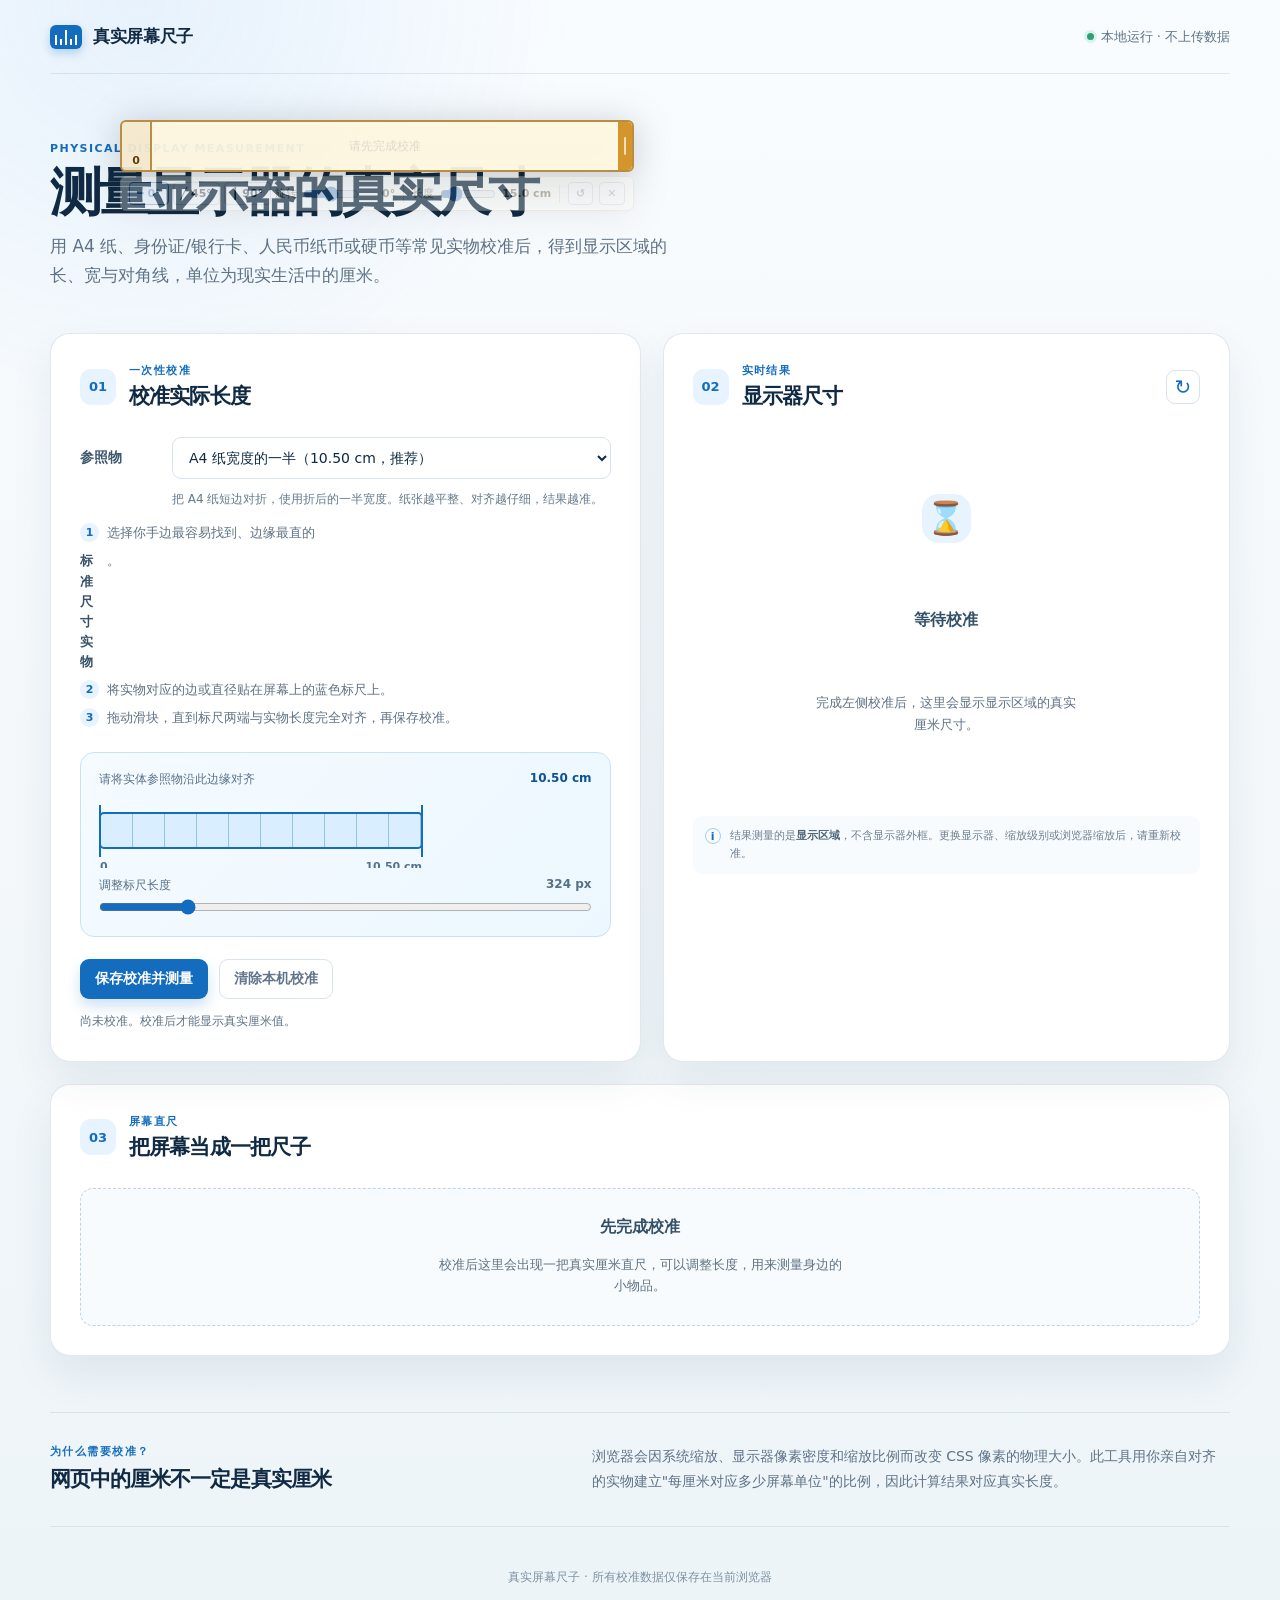
<file: index.html>
﻿<!doctype html>
<html lang="zh-CN">
  <head>
    <meta charset="UTF-8" />
    <meta name="viewport" content="width=device-width, initial-scale=1.0" />
    <meta name="theme-color" content="#102a43" />
    <title>真实屏幕尺子 | 显示器厘米测量</title>
    <link rel="stylesheet" href="styles.css" />
    <!-- ===== 浮动直尺样式 ===== -->
    <style>
      .flr-wrap {
        position: fixed; z-index: 9999;
        filter: drop-shadow(0 4px 18px rgba(0,0,0,0.2));
        transition: filter 0.1s;
      }
      .flr-wrap.dragging { filter: drop-shadow(0 8px 30px rgba(0,0,0,0.32)); }
      .flr-body {
        display: flex; align-items: stretch; cursor: grab;
        background: rgba(255,248,225,0.93); border: 2px solid #b98d42;
        border-radius: 6px; min-width: 100px; min-height: 52px;
        height: 52px; overflow: hidden;
        transform-origin: 30px 50%;
        transition: transform 0.12s ease;
      }
      .flr-body:active { cursor: grabbing; }
      .flr-zero {
        flex: 0 0 30px; display: flex; align-items: flex-end;
        justify-content: center; padding-bottom: 3px;
        border-right: 2px solid #b98d42;
        background: rgba(185,141,66,0.12); color: #5c3f0d;
        font-size: 11px; font-weight: 800; min-width: 30px;
      }
      .flr-track { flex: 1; position: relative; overflow: hidden; min-width: 30px; }
      .flr-ticks { position: absolute; inset: 0; }
      .flr-tick { position: absolute; top: 0; width: 1px; height: 14px; background: #8b6914; }
      .flr-tick.t5 { height: 22px; width: 1px; background: #5c3f0d; }
      .flr-tick.t10 { height: 30px; width: 2px; background: #5c3f0d; }
      .flr-tick .flr-lbl {
        position: absolute; top: 32px; left: 0; transform: translateX(-50%);
        color: #5c3f0d; font-size: 10px; font-weight: 800; white-space: nowrap;
      }
      .flr-handle {
        flex: 0 0 14px; background: #d4952b; border-radius: 0 4px 4px 0;
        cursor: ew-resize; display: flex; align-items: center;
        justify-content: center; min-width: 14px; transition: background 0.15s;
      }
      .flr-handle:hover { background: #c7871e; }
      .flr-handle::after { content: ""; width: 2px; height: 18px; border-radius: 1px; background: rgba(255,255,255,0.7); }
      .flr-bar {
        display: flex; align-items: center; gap: 6px; flex-wrap: wrap;
        padding: 5px 8px; margin-top: 4px;
        background: #fffef9; border: 1px solid #e0d5b8;
        border-radius: 6px; font-size: 12px;
        box-shadow: 0 2px 8px rgba(0,0,0,0.08); white-space: nowrap;
      }
      .flr-bar label { color: #5c4a2e; font-size: 11px; }
      .flr-bar input[type="range"] { width: 56px; accent-color: #2b6cb0; }
      .flr-bar output {
        font-weight: 700; color: #3d2b0a; font-variant-numeric: tabular-nums;
        min-width: 30px; text-align: right; font-size: 11px;
      }
      .flr-btn {
        padding: 3px 7px; border: 1px solid #ccc; border-radius: 4px;
        background: #fff; font-size: 11px; cursor: pointer;
        font-weight: 600; line-height: 1.4;
      }
      .flr-btn:hover { background: #f5f0e5; }
      .flr-btn.on { background: #e8f0fe; border-color: #2b6cb0; color: #2b6cb0; }
      .flr-btn.rst { color: #888; }
      .flr-section { display: flex; align-items: center; gap: 4px; }
      .flr-divider { width: 1px; height: 18px; background: #e0d5b8; margin: 0 2px; }
      .flr-uncal {
        position: absolute; inset: 0; display: flex;
        align-items: center; justify-content: center;
        color: #999; font-size: 12px; pointer-events: none;
      }
      .flr-wrap:not(.flr-uncalibrated) .flr-uncal { display: none; }
      .flr-wrap.flr-uncalibrated .flr-bar,
      .flr-wrap.flr-uncalibrated .flr-track { opacity: 0.3; pointer-events: none; }
    </style>
  </head>
  <body>
    <main class="app-shell">
      <header class="topbar">
        <a class="brand" href="#top" aria-label="真实屏幕尺子首页">
          <span class="brand-mark" aria-hidden="true">
            <i></i><i></i><i></i><i></i><i></i>
          </span>
          <span>真实屏幕尺子</span>
        </a>
        <div class="topbar-note"><span class="status-dot"></span>本地运行 · 不上传数据</div>
      </header>

      <section class="hero" id="top">
        <p class="eyebrow">PHYSICAL DISPLAY MEASUREMENT</p>
        <h1>测量显示器的真实尺寸</h1>
        <p class="hero-copy">用 A4 纸、身份证/银行卡、人民币纸币或硬币等常见实物校准后，得到显示区域的长、宽与对角线，单位为现实生活中的厘米。</p>
      </section>

      <div class="workspace">
        <section class="panel calibration-panel" aria-labelledby="calibration-title">
          <div class="panel-heading">
            <span class="step-number">01</span>
            <div>
              <p class="section-kicker">一次性校准</p>
              <h2 id="calibration-title">校准实际长度</h2>
            </div>
          </div>
          <div class="calibration-choice">
            <label for="referenceType">参照物</label>
            <select id="referenceType" name="referenceType">
              <option value="a4-half-width">A4 纸宽度的一半（10.50 cm，推荐）</option>
              <option value="a4-width">A4 纸短边/宽度（21.00 cm）</option>
              <option value="a4-height">A4 纸长边（29.70 cm）</option>
              <option value="id-card-long">身份证/银行卡长边（8.56 cm）</option>
              <option value="id-card-short">身份证/银行卡短边（5.40 cm）</option>
              <option value="rmb-100-long">100 元人民币长边（15.50 cm）</option>
              <option value="rmb-50-long">50 元人民币长边（15.00 cm）</option>
              <option value="rmb-20-long">20 元人民币长边（14.50 cm）</option>
              <option value="rmb-10-long">10 元人民币长边（14.00 cm）</option>
              <option value="rmb-5-long">5 元人民币长边（13.50 cm）</option>
              <option value="rmb-1-long">1 元人民币长边（13.00 cm）</option>
              <option value="coin-1y-2019">2019 版 1 元硬币直径（2.225 cm）</option>
              <option value="coin-1y-old">旧版 1 元硬币直径（2.50 cm）</option>
              <option value="coin-5jiao">5 角硬币直径（2.05 cm）</option>
              <option value="coin-1jiao">1 角硬币直径（1.90 cm）</option>
              <option value="custom">自定义已知长度</option>
            </select>
          </div>
          <p class="reference-hint" id="referenceHint">把 A4 纸短边对折，使用折叠后的一半宽度。纸张越平整、对齐越仔细，结果越准。</p>
          <label class="custom-length is-hidden" id="customLengthWrap" for="referenceLength">
            <span>参照物实际长度</span>
            <span class="number-field"><input id="referenceLength" type="number" min="0.1" max="100" step="0.01" value="10" inputmode="decimal" /><em>cm</em></span>
          </label>
          <ol class="instructions">
            <li>选择你手边最容易找到、边缘最直的<strong>标准尺寸实物</strong>。</li>
            <li>将实物对应的边或直径贴在屏幕上的蓝色标尺上。</li>
            <li>拖动滑块，直到标尺两端与实物长度完全对齐，再保存校准。</li>
          </ol>
          <div class="calibration-stage" aria-label="实物长度校准区">
            <div class="calibration-meta">
              <span>请将实体参照物沿此边缘对齐</span>
              <output id="referenceDisplay">8.56 cm</output>
            </div>
            <div class="calibration-ruler-wrap">
              <div class="calibration-ruler" id="calibrationRuler" aria-hidden="true">
                <span class="ruler-start">0</span>
                <span class="ruler-end" id="rulerEnd">8.56 cm</span>
              </div>
            </div>
            <label class="range-label" for="calibrationRange">
              <span>调整标尺长度</span>
              <output id="pixelDisplay">324 px</output>
            </label>
            <input id="calibrationRange" class="range" type="range" min="20" max="1800" value="324" step="1" />
          </div>
          <div class="calibration-actions">
            <button id="saveCalibration" class="button button-primary" type="button">保存校准并测量</button>
            <button id="resetCalibration" class="button button-quiet" type="button">清除本机校准</button>
          </div>
          <p class="calibration-state" id="calibrationState" role="status">尚未校准。校准后才能显示真实厘米值。</p>
        </section>

        <section class="panel results-panel" aria-labelledby="results-title">
          <div class="panel-heading">
            <span class="step-number">02</span>
            <div>
              <p class="section-kicker">实时结果</p>
              <h2 id="results-title">显示器尺寸</h2>
            </div>
            <button id="refreshMeasurements" class="icon-button" type="button" title="重新读取屏幕信息" aria-label="重新读取屏幕信息">↻</button>
          </div>
          <div class="result-empty" id="resultEmpty">
            <span class="empty-icon" aria-hidden="true">⌛</span>
            <strong>等待校准</strong>
            <p>完成左侧校准后，这里会显示显示区域的真实厘米尺寸。</p>
          </div>
          <div class="result-content is-hidden" id="resultContent">
            <div class="measurements" aria-live="polite">
              <article class="measurement-card measurement-wide">
                <span>屏幕长</span>
                <strong id="widthValue">--</strong>
                <small>水平宽度</small>
              </article>
              <article class="measurement-card">
                <span>屏幕高</span>
                <strong id="heightValue">--</strong>
                <small>垂直高度</small>
              </article>
              <article class="measurement-card accent-card">
                <span>对角线</span>
                <strong id="diagonalValue">--</strong>
                <small id="diagonalInches">--</small>
              </article>
            </div>
            <div class="monitor-section">
              <div class="monitor-visual" id="monitorVisual" aria-label="显示器长宽比例示意图">
                <span class="visual-width" id="visualWidth">-- cm</span>
                <span class="visual-height" id="visualHeight">-- cm</span>
                <span class="visual-diagonal" aria-hidden="true"></span>
              </div>
              <div class="screen-details">
                <div><span>屏幕分辨率</span><strong id="resolutionValue">--</strong></div>
                <div><span>屏幕比例</span><strong id="ratioValue">--</strong></div>
                <div><span>校准精度</span><strong id="scaleValue">--</strong></div>
              </div>
            </div>
          </div>
          <aside class="notice">
            <span aria-hidden="true">i</span>
            <p>结果测量的是<strong>显示区域</strong>，不含显示器外框。更换显示器、缩放级别或浏览器缩放后，请重新校准。</p>
          </aside>
        </section>
      </div>

      <section class="panel ruler-panel" aria-labelledby="ruler-title">
        <div class="panel-heading">
          <span class="step-number">03</span>
          <div>
            <p class="section-kicker">屏幕直尺</p>
            <h2 id="ruler-title">把屏幕当成一把尺子</h2>
          </div>
        </div>
        <div class="ruler-empty" id="rulerEmpty">
          <strong>先完成校准</strong>
          <p>校准后这里会出现一把真实厘米直尺，可以调整长度，用来测量身边的小物品。</p>
        </div>
        <div class="screen-ruler-content is-hidden" id="screenRulerContent">
          <div class="ruler-toolbar">
            <label class="ruler-length-field" for="rulerLengthNumber">
              <span>尺子长度</span>
              <span class="number-field"><input id="rulerLengthNumber" type="number" min="1" max="80" step="0.5" value="15" inputmode="decimal" /><em>cm</em></span>
            </label>
            <label class="ruler-range-label" for="rulerLengthRange">
              <span>拖动改变长度</span>
              <output id="rulerLengthDisplay">15.0 cm</output>
            </label>
            <input id="rulerLengthRange" class="range" type="range" min="1" max="80" value="15" step="0.5" />
          </div>
          <div class="ruler-scroll" aria-label="真实厘米直尺，可横向滚动查看较长长度">
            <div class="screen-ruler" id="screenRuler">
              <div class="ruler-ticks" id="rulerTicks" aria-hidden="true"></div>
            </div>
          </div>
          <p class="ruler-help" id="rulerHelp">把物品贴进屏幕下沿或直尺边缘，从 0 开始读数。若浏览器缩放或系统缩放变化，请重新校准。</p>
        </div>
      </section>

      <section class="principle" aria-labelledby="principle-title">
        <div>
          <p class="section-kicker">为什么需要校准？</p>
          <h2 id="principle-title">网页中的厘米不一定是真实厘米</h2>
        </div>
        <p>浏览器会因系统缩放、显示器像素密度和缩放比例而改变 CSS 像素的物理大小。此工具用你亲自对齐的实物建立"每厘米对应多少屏幕单位"的比例，因此计算结果对应真实长度。</p>
      </section>
    </main>

    <footer>真实屏幕尺子 · 所有校准数据仅保存在当前浏览器</footer>

    <!-- ===== 浮动直尺（覆盖层） ===== -->
    <div class="flr-wrap flr-uncalibrated" id="flrWrap" style="left:120px;top:120px;">
      <div class="flr-body" id="flrBody">
        <div class="flr-zero">0</div>
        <div class="flr-track">
          <div class="flr-ticks" id="flrTicksFloat"></div>
          <div class="flr-uncal">请先完成校准</div>
        </div>
        <div class="flr-handle" id="flrHandle" title="拖拽改变长度"></div>
      </div>
      <div class="flr-bar" id="flrBar">
        <div class="flr-section">
          <button class="flr-btn on" id="flrAng0" title="水平 (0°)">━ 0°</button>
          <button class="flr-btn" id="flrAng45" title="45°">╱ 45°</button>
          <button class="flr-btn" id="flrAng90" title="垂直 (90°)">┃ 90°</button>
          <label>旋转</label>
          <input type="range" id="flrAngRange" min="-180" max="180" value="0" step="1" title="旋转角度" />
          <output id="flrAngOut">0°</output>
        </div>
        <span class="flr-divider"></span>
        <div class="flr-section">
          <label>长度</label>
          <input type="range" id="flrLenRange" min="1" max="80" value="15" step="0.5" />
          <output id="flrLenOut">15.0 cm</output>
        </div>
        <span class="flr-divider"></span>
        <button class="flr-btn rst" id="flrReset" title="复位">↺</button>
        <button class="flr-btn rst" id="flrClose" title="隐藏">✕</button>
      </div>
    </div>

    <script src="script.js"></script>

    <!-- ===== 浮动直尺脚本 ===== -->
    <script>
    (() => {
      "use strict";
      var STORAGE_KEY = "physical-screen-ruler-calibration-v1";
      var wrap    = document.getElementById("flrWrap");
      var body    = document.getElementById("flrBody");
      var ticksEl = document.getElementById("flrTicksFloat");
      var handle  = document.getElementById("flrHandle");
      var ang0    = document.getElementById("flrAng0");
      var ang45   = document.getElementById("flrAng45");
      var ang90   = document.getElementById("flrAng90");
      var angRange = document.getElementById("flrAngRange");
      var angOut   = document.getElementById("flrAngOut");
      var lenRange = document.getElementById("flrLenRange");
      var lenOut   = document.getElementById("flrLenOut");
      var btnReset = document.getElementById("flrReset");
      var btnClose = document.getElementById("flrClose");

      var angle = 0;
      var rulerCm = 15;
      var ppcm = null;

      function readCal() {
        try {
          var raw = localStorage.getItem(STORAGE_KEY);
          if (!raw) return null;
          var data = JSON.parse(raw);
          if (data && typeof data.pixelsPerCm === "number" && data.pixelsPerCm > 0) return data;
        } catch (e) {}
        return null;
      }

      function applyCal() {
        var cal = readCal();
        if (cal) { ppcm = cal.pixelsPerCm; wrap.classList.remove("flr-uncalibrated"); }
        else { ppcm = null; wrap.classList.add("flr-uncalibrated"); }
        redraw();
      }

      function redraw() {
        ticksEl.innerHTML = "";
        if (!ppcm) return;
        var totalMm = Math.round(rulerCm * 10);
        var frag = document.createDocumentFragment();
        for (var mm = 0; mm <= totalMm; mm++) {
          var tick = document.createElement("div");
          var is10 = mm % 10 === 0;
          var is5  = mm % 5 === 0;
          tick.className = is10 ? "flr-tick t10" : is5 ? "flr-tick t5" : "flr-tick";
          tick.style.left = (mm * ppcm / 10) + "px";
          if (is10 && mm > 0) {
            var lbl = document.createElement("span");
            lbl.className = "flr-lbl"; lbl.textContent = String(mm / 10);
            tick.appendChild(lbl);
          }
          frag.appendChild(tick);
        }
        ticksEl.appendChild(frag);
      }

      function updateSize() {
        if (!ppcm) return;
        var px = Math.round(rulerCm * ppcm);
        body.style.width  = Math.max(100, px + 44) + "px";
        body.style.height = "52px";
        redraw();
      }

      function updateAngle() {
        body.style.transform = "rotate(" + angle + "deg)";
        angRange.value = angle;
        angOut.value = angle + "°";
        ang0.classList.toggle("on", angle === 0);
        ang45.classList.toggle("on", angle === 45 || angle === -45);
        ang90.classList.toggle("on", angle === 90 || angle === -90);
        var a = ((angle % 360) + 360) % 360;
        if (a < 20 || a > 340 || (a > 160 && a < 200)) handle.style.cursor = "ew-resize";
        else if ((a > 70 && a < 110) || (a > 250 && a < 290)) handle.style.cursor = "ns-resize";
        else handle.style.cursor = "move";
      }

      function syncLen(v) {
        rulerCm = Math.max(1, Math.min(80, Number(v) || 15));
        lenRange.value = rulerCm;
        lenOut.value = rulerCm.toFixed(1) + " cm";
        updateSize();
      }

      function syncAngle(v) {
        angle = Math.max(-180, Math.min(180, Number(v) || 0));
        updateAngle();
      }

      var drag = null;

      function startDrag(e, mode) {
        e.preventDefault();
        var cx = e.touches ? e.touches[0].clientX : e.clientX;
        var cy = e.touches ? e.touches[0].clientY : e.clientY;
        var l = parseFloat(wrap.style.left) || 0;
        var t = parseFloat(wrap.style.top) || 0;
        drag = { mode: mode, sx: cx, sy: cy, sl: l, st: t, sLen: rulerCm };
        if (mode === "move") wrap.classList.add("dragging");
        document.addEventListener("mousemove", onDrag);
        document.addEventListener("mouseup", endDrag);
        document.addEventListener("touchmove", onDrag, { passive: false });
        document.addEventListener("touchend", endDrag);
      }

      function onDrag(e) {
        if (!drag) return;
        e.preventDefault();
        var cx = e.touches ? e.touches[0].clientX : e.clientX;
        var cy = e.touches ? e.touches[0].clientY : e.clientY;

        if (drag.mode === "move") {
          wrap.style.left = (drag.sl + (cx - drag.sx)) + "px";
          wrap.style.top  = (drag.st + (cy - drag.sy)) + "px";
        } else if (drag.mode === "resize" && ppcm) {
          var rad = angle * Math.PI / 180;
          var dx = cx - drag.sx;
          var dy = cy - drag.sy;
          var proj = dx * Math.cos(rad) + dy * Math.sin(rad);
          var n = Math.max(1, Math.min(80, drag.sLen + proj / ppcm));
          syncLen(Math.round(n * 2) / 2);
        }
      }

      function endDrag() {
        if (drag) { wrap.classList.remove("dragging"); drag = null; }
        document.removeEventListener("mousemove", onDrag);
        document.removeEventListener("mouseup", endDrag);
        document.removeEventListener("touchmove", onDrag);
        document.removeEventListener("touchend", endDrag);
      }

      document.addEventListener("keydown", function(e) {
        var tag = document.activeElement ? document.activeElement.tagName : "";
        if (tag === "INPUT" || tag === "TEXTAREA" || tag === "SELECT") return;
        if (wrap.style.display === "none") return;
        if (wrap.classList.contains("flr-uncalibrated")) return;
        var shift = e.shiftKey;
        switch (e.key) {
          case "ArrowLeft":
            e.preventDefault();
            syncLen(rulerCm - (shift ? 0.5 : 0.1));
            break;
          case "ArrowRight":
            e.preventDefault();
            syncLen(rulerCm + (shift ? 0.5 : 0.1));
            break;
          case "ArrowUp":
            e.preventDefault();
            syncAngle(Math.max(-180, Math.min(180, angle + (shift ? 5 : 1))));
            break;
          case "ArrowDown":
            e.preventDefault();
            syncAngle(Math.max(-180, Math.min(180, angle - (shift ? 5 : 1))));
            break;
        }
      });

      function reset() {
        wrap.style.left = "120px";
        wrap.style.top  = "120px";
        syncAngle(0);
        syncLen(15);
      }

      body.addEventListener("mousedown", function(e) {
        if (e.target === handle || handle.contains(e.target)) return;
        startDrag(e, "move");
      });
      body.addEventListener("touchstart", function(e) {
        if (e.target === handle || handle.contains(e.target)) return;
        startDrag(e, "move");
      }, { passive: false });

      handle.addEventListener("mousedown", function(e) { e.stopPropagation(); startDrag(e, "resize"); });
      handle.addEventListener("touchstart", function(e) { e.stopPropagation(); startDrag(e, "resize"); }, { passive: false });

      lenRange.addEventListener("input", function() { syncLen(parseFloat(lenRange.value)); });
      angRange.addEventListener("input", function() { syncAngle(parseFloat(angRange.value)); });
      ang0.addEventListener("click", function() { syncAngle(0); });
      ang45.addEventListener("click", function() { syncAngle(45); });
      ang90.addEventListener("click", function() { syncAngle(90); });
      btnReset.addEventListener("click", reset);
      btnClose.addEventListener("click", function() { wrap.style.display = "none"; });

      window.addEventListener("storage", applyCal);
      window.addEventListener("floating-ruler:calibration-changed", applyCal);
      window.addEventListener("focus", applyCal);

      applyCal();
      if (ppcm) { syncAngle(0); syncLen(15); }
    })();
    </script>
  </body>
</html>
</file>
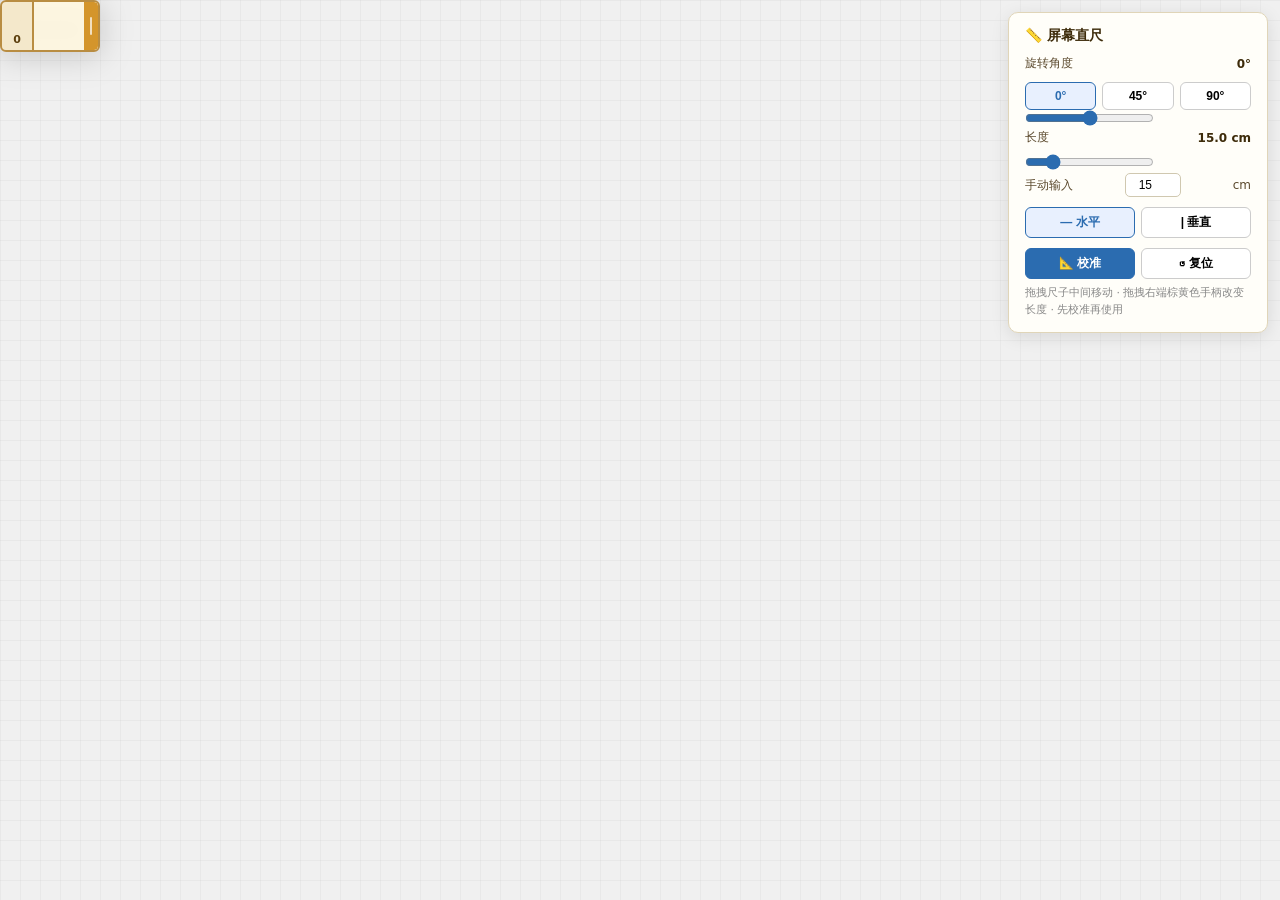
<file: ruler.html>
﻿<!doctype html>
<html lang="zh-CN">
<head>
<meta charset="UTF-8" />
<meta name="viewport" content="width=device-width, initial-scale=1.0" />
<title>屏幕直尺</title>
<style>
  :root {
    --ruler-bg: rgba(255, 248, 225, 0.92);
    --ruler-border: #b98d42;
    --tick-color: #5c3f0d;
    --tick-mm: #8b6914;
    --handle-color: #d4952b;
    --text-color: #3d2b0a;
    --panel-bg: #fffef9;
    --panel-border: #e0d5b8;
    --blue: #2b6cb0;
  }

  * { box-sizing: border-box; margin: 0; padding: 0; }

  body {
    font-family: "Segoe UI", "Microsoft YaHei", system-ui, sans-serif;
    background: #f0f0f0;
    min-height: 100vh;
    user-select: none;
    overflow: hidden;
    cursor: default;
  }

  body::before {
    content: "";
    position: fixed;
    inset: 0;
    background-image:
      linear-gradient(rgba(0,0,0,0.03) 1px, transparent 1px),
      linear-gradient(90deg, rgba(0,0,0,0.03) 1px, transparent 1px);
    background-size: 20px 20px;
    pointer-events: none;
    z-index: 0;
  }

  .ruler-container {
    position: fixed;
    z-index: 1000;
    filter: drop-shadow(0 4px 16px rgba(0,0,0,0.18));
    transition: filter 0.1s;
  }
  .ruler-container.dragging {
    filter: drop-shadow(0 8px 28px rgba(0,0,0,0.28));
  }

  .ruler-body {
    display: flex;
    align-items: stretch;
    position: relative;
    cursor: grab;
    transform-origin: 32px 50%;
    transition: transform 0.12s ease;
    background: var(--ruler-bg);
    border: 2px solid var(--ruler-border);
    border-radius: 6px;
    min-width: 100px;
    min-height: 52px;
    height: 52px;
    overflow: hidden;
  }
  .ruler-container.vertical .ruler-body {
    min-width: 52px;
    min-height: 100px;
    width: 52px;
    height: auto;
    flex-direction: column;
  }
  .ruler-body:active { cursor: grabbing; }

  .ruler-zero {
    flex: 0 0 32px;
    display: flex;
    align-items: flex-end;
    justify-content: center;
    padding-bottom: 4px;
    border-right: 2px solid var(--ruler-border);
    background: rgba(185, 141, 66, 0.13);
    color: var(--tick-color);
    font-size: 11px;
    font-weight: 800;
    min-width: 32px;
  }
  .ruler-container.vertical .ruler-zero {
    flex: 0 0 28px;
    border-right: 0;
    border-bottom: 2px solid var(--ruler-border);
    align-items: center;
    justify-content: flex-end;
    padding-right: 4px;
    padding-bottom: 0;
    min-width: auto;
  }

  .ruler-ticks-wrap {
    flex: 1;
    position: relative;
    overflow: hidden;
    min-width: 40px;
  }
  .ruler-container.vertical .ruler-ticks-wrap {
    min-width: auto;
    min-height: 40px;
  }
  .ruler-ticks {
    position: absolute;
    inset: 0;
  }

  .tick {
    position: absolute;
    top: 0;
    width: 1px;
    height: 14px;
    background: var(--tick-mm);
  }
  .ruler-container.vertical .tick {
    top: auto;
    left: 0;
    width: 14px;
    height: 1px;
  }
  .tick.tick-5mm {
    height: 22px;
    width: 1px;
    background: var(--tick-color);
  }
  .ruler-container.vertical .tick.tick-5mm {
    width: 22px;
    height: 1px;
  }
  .tick.tick-cm {
    height: 30px;
    width: 2px;
    background: var(--tick-color);
  }
  .ruler-container.vertical .tick.tick-cm {
    width: 30px;
    height: 2px;
  }
  .tick .tick-label {
    position: absolute;
    top: 32px;
    left: 0;
    transform: translateX(-50%);
    color: var(--tick-color);
    font-size: 10px;
    font-weight: 800;
    white-space: nowrap;
  }
  .ruler-container.vertical .tick .tick-label {
    top: auto;
    left: 32px;
    transform: translateY(-50%);
  }

  .ruler-handle {
    flex: 0 0 14px;
    background: var(--handle-color);
    border-radius: 0 4px 4px 0;
    cursor: ew-resize;
    display: flex;
    align-items: center;
    justify-content: center;
    min-width: 14px;
    transition: background 0.15s;
  }
  .ruler-handle:hover { background: #c7871e; }
  .ruler-handle::after {
    content: "";
    width: 2px;
    height: 18px;
    border-radius: 1px;
    background: rgba(255,255,255,0.7);
  }
  .ruler-container.vertical .ruler-handle {
    flex: 0 0 14px;
    border-radius: 0 0 4px 4px;
    cursor: ns-resize;
    min-width: auto;
    min-height: 14px;
  }
  .ruler-container.vertical .ruler-handle::after {
    width: 18px;
    height: 2px;
  }

  .control-panel {
    position: fixed;
    top: 12px;
    right: 12px;
    z-index: 2000;
    background: var(--panel-bg);
    border: 1px solid var(--panel-border);
    border-radius: 10px;
    padding: 14px 16px;
    font-size: 13px;
    box-shadow: 0 4px 18px rgba(0,0,0,0.1);
    min-width: 220px;
    max-width: 260px;
  }
  .control-panel h3 {
    font-size: 14px;
    margin-bottom: 10px;
    display: flex;
    align-items: center;
    gap: 6px;
    color: var(--text-color);
  }
  .control-panel label {
    display: flex;
    justify-content: space-between;
    align-items: center;
    gap: 8px;
    margin-bottom: 8px;
    color: #5c4a2e;
    font-size: 12px;
  }
  .control-panel input[type="range"] {
    flex: 1;
    accent-color: var(--blue);
  }
  .control-panel input[type="number"] {
    width: 56px;
    padding: 4px 6px;
    border: 1px solid #d0c8b0;
    border-radius: 5px;
    font-size: 12px;
    text-align: center;
    background: #fff;
  }
  .control-panel output {
    font-weight: 700;
    color: var(--text-color);
    font-variant-numeric: tabular-nums;
    min-width: 42px;
    text-align: right;
  }
  .btn-row {
    display: flex;
    gap: 6px;
    margin-top: 10px;
  }
  .btn {
    flex: 1;
    padding: 6px 10px;
    border: 1px solid #ccc;
    border-radius: 6px;
    background: #fff;
    font-size: 12px;
    cursor: pointer;
    font-weight: 600;
    transition: background 0.15s;
  }
  .btn:hover { background: #f5f0e5; }
  .btn.primary {
    background: var(--blue);
    color: #fff;
    border-color: var(--blue);
  }
  .btn.primary:hover { background: #1d5a96; }
  .btn.active {
    background: #e8f0fe;
    border-color: var(--blue);
    color: var(--blue);
  }

  .calibration-overlay {
    position: fixed;
    inset: 0;
    z-index: 3000;
    background: rgba(0,0,0,0.45);
    display: flex;
    align-items: center;
    justify-content: center;
    backdrop-filter: blur(2px);
  }
  .calibration-overlay.hidden { display: none; }
  .calibration-dialog {
    background: #fff;
    border-radius: 14px;
    padding: 24px;
    max-width: 420px;
    width: 90%;
    box-shadow: 0 12px 40px rgba(0,0,0,0.25);
  }
  .calibration-dialog h3 { margin-bottom: 12px; font-size: 16px; }
  .calibration-dialog select {
    width: 100%;
    padding: 8px 10px;
    border: 1px solid #ccc;
    border-radius: 7px;
    font-size: 13px;
    margin-bottom: 10px;
  }
  .calibration-dialog .calibration-ruler {
    height: 48px;
    margin: 12px 0;
    border: 2px solid #2b6cb0;
    border-radius: 5px;
    background: #e7f3ff;
    position: relative;
    min-width: 20px;
    transition: width 0.08s;
  }
  .calibration-dialog .calibration-ruler::before,
  .calibration-dialog .calibration-ruler::after {
    content: "";
    position: absolute;
    top: -6px;
    width: 2px;
    height: 56px;
    background: #2b6cb0;
  }
  .calibration-dialog .calibration-ruler::before { left: -2px; }
  .calibration-dialog .calibration-ruler::after { right: -2px; }
  .calibration-dialog .cal-label {
    display: flex;
    justify-content: space-between;
    font-size: 12px;
    color: #555;
    margin-bottom: 4px;
  }
  .calibration-dialog input[type="range"] {
    width: 100%;
    accent-color: #2b6cb0;
  }
  .calibration-dialog .btn-row { margin-top: 14px; }

  .hint-text {
    font-size: 11px;
    color: #888;
    margin-top: 6px;
    line-height: 1.5;
  }
</style>
</head>
<body>

<div class="ruler-container" id="rulerContainer">
  <div class="ruler-body" id="rulerBody">
    <div class="ruler-zero">0</div>
    <div class="ruler-ticks-wrap">
      <div class="ruler-ticks" id="rulerTicks"></div>
    </div>
    <div class="ruler-handle" id="rulerHandle" title="拖动改变尺子长度"></div>
  </div>
</div>

<div class="control-panel" id="controlPanel">
  <h3>📏 屏幕直尺</h3>
  <label>
    <span>旋转角度</span>
    <output id="angleOutput">0°</output>
  </label>
  <div class="btn-row">
    <button class="btn active" id="btnAng0">0°</button>
    <button class="btn" id="btnAng45">45°</button>
    <button class="btn" id="btnAng90">90°</button>
  </div>
  <input type="range" id="angleRange" min="-180" max="180" value="0" step="1" />
  <label>
    <span>长度</span>
    <output id="lengthOutput">15.0 cm</output>
  </label>
  <input type="range" id="lengthRange" min="1" max="80" value="15" step="0.5" />
  <label>
    <span>手动输入</span>
    <input type="number" id="lengthNumber" min="1" max="80" step="0.5" value="15" />
    <span>cm</span>
  </label>
  <div class="btn-row">
    <button class="btn active" id="btnHorizontal">— 水平</button>
    <button class="btn" id="btnVertical">| 垂直</button>
  </div>
  <div class="btn-row">
    <button class="btn primary" id="btnCalibrate">📐 校准</button>
    <button class="btn" id="btnReset">↺ 复位</button>
  </div>
  <p class="hint-text">拖拽尺子中间移动 · 拖拽右端棕黄色手柄改变长度 · 先校准再使用</p>
</div>

<div class="calibration-overlay hidden" id="calibrationOverlay">
  <div class="calibration-dialog">
    <h3>📐 校准屏幕直尺</h3>
    <select id="refSelect">
      <option value="a4-half">A4 纸宽度的一半（10.50 cm，推荐）</option>
      <option value="a4-width">A4 纸短边 / 宽度（21.00 cm）</option>
      <option value="a4-height">A4 纸长边（29.70 cm）</option>
      <option value="id-long">身份证/银行卡长边（8.56 cm）</option>
      <option value="id-short">身份证/银行卡短边（5.40 cm）</option>
      <option value="rmb100">100 元人民币长边（15.50 cm）</option>
      <option value="rmb50">50 元人民币长边（15.00 cm）</option>
      <option value="rmb20">20 元人民币长边（14.50 cm）</option>
      <option value="rmb10">10 元人民币长边（14.00 cm）</option>
      <option value="rmb5">5 元人民币长边（13.50 cm）</option>
      <option value="rmb1">1 元人民币纸币长边（13.00 cm）</option>
      <option value="custom">自定义已知长度</option>
    </select>
    <div class="cal-label">
      <span>将实物贴在此标尺上</span>
      <strong id="refLengthDisplay">10.50 cm</strong>
    </div>
    <div style="overflow:hidden; padding: 6px 0;">
      <div class="calibration-ruler" id="calibrationRuler"></div>
    </div>
    <div class="cal-label">
      <span>拖动滑块使标尺两端与实物对齐</span>
      <output id="pixelDisplay">200 px</output>
    </div>
    <input type="range" id="calibrationRange" min="20" max="1600" value="200" step="1" />
    <div id="customLengthRow" style="display:none; margin-top:8px;">
      <label style="display:flex; justify-content:space-between; align-items:center;">
        <span>实物实际长度</span>
        <span><input type="number" id="customLength" min="1" max="100" step="0.01" value="10" style="width:70px;" /> cm</span>
      </label>
    </div>
    <p class="hint-text" id="calHint">把 A4 纸短边对折，使用折叠后的一半宽度。纸张越平整、对齐越仔细，结果越准。</p>
    <div class="btn-row">
      <button class="btn primary" id="btnSaveCal">保存校准</button>
      <button class="btn" id="btnCancelCal">取消</button>
    </div>
  </div>
</div>

<script>
(() => {
  "use strict";

  const REFERENCES = {
    "a4-half":    { length: 10.50, hint: "把 A4 纸短边对折，使用折叠后的一半宽度。纸张越平整、对齐越仔细，结果越准。" },
    "a4-width":   { length: 21.00, hint: "使用 A4 纸 21 cm 的短边。屏幕足够宽时优先用这个，长度越大手动对齐误差越小。" },
    "a4-height":  { length: 29.70, hint: "使用 A4 纸 29.7 cm 的长边。适合大屏或竖向校准，注意不要让纸张弯曲。" },
    "id-long":    { length: 8.56,  hint: "身份证、银行卡和多数交通卡都接近 ID-1 标准，长边为 8.56 cm。" },
    "id-short":   { length: 5.40,  hint: "身份证、银行卡的短边约为 5.40 cm。边越短，误差影响越明显。" },
    "rmb100":     { length: 15.50, hint: "使用 100 元人民币长边。纸币要尽量铺平，卷边会影响对齐。" },
    "rmb50":      { length: 15.00, hint: "使用 50 元人民币长边。建议贴紧屏幕并保持纸币平直。" },
    "rmb20":      { length: 14.50, hint: "使用 20 元人民币长边。" },
    "rmb10":      { length: 14.00, hint: "使用 10 元人民币长边。适合没有 A4 纸或卡片时校准。" },
    "rmb5":       { length: 13.50, hint: "使用 5 元人民币长边。新版 5 元纸币长度为 13.5 cm。" },
    "rmb1":       { length: 13.00, hint: "使用 1 元人民币纸币长边。" },
    "custom":     { length: null, hint: "输入你亲自测量过的实物长度，例如绳子、木条、书本边长或两枚物品拼接后的长度。" }
  };

  const STORAGE_KEY = "screen-ruler-cal-v2";

  const rulerContainer = document.getElementById("rulerContainer");
  const rulerBody = document.getElementById("rulerBody");
  const rulerTicksEl = document.getElementById("rulerTicks");
  const rulerHandle = document.getElementById("rulerHandle");
  const lengthRange = document.getElementById("lengthRange");
  const lengthNumber = document.getElementById("lengthNumber");
  const lengthOutput = document.getElementById("lengthOutput");
  const btnHorizontal = document.getElementById("btnHorizontal");
  const btnVertical = document.getElementById("btnVertical");
  const btnCalibrate = document.getElementById("btnCalibrate");
  const btnReset = document.getElementById(""btnReset"");
  const angleRange = document.getElementById(""angleRange"");
  const angleOutput = document.getElementById(""angleOutput"");
  const btnAng0 = document.getElementById(""btnAng0"");
  const btnAng45 = document.getElementById(""btnAng45"");
  const btnAng90 = document.getElementById(""btnAng90"");
  const calibrationOverlay = document.getElementById("calibrationOverlay");
  const refSelect = document.getElementById("refSelect");
  const refLengthDisplay = document.getElementById("refLengthDisplay");
  const calibrationRuler = document.getElementById("calibrationRuler");
  const calibrationRange = document.getElementById("calibrationRange");
  const pixelDisplay = document.getElementById("pixelDisplay");
  const calHint = document.getElementById("calHint");
  const customLengthRow = document.getElementById("customLengthRow");
  const customLengthInput = document.getElementById("customLength");
  const btnSaveCal = document.getElementById("btnSaveCal");
  const btnCancelCal = document.getElementById("btnCancelCal");

  let orientation = "horizontal";
  let rulerLengthCm = 15;
  let pixelsPerCm = null;
  let rulerPos = { x: 100, y: 100 };

  function loadCalibration() {
    try {
      const raw = localStorage.getItem(STORAGE_KEY);
      if (!raw) return null;
      const data = JSON.parse(raw);
      if (data && typeof data.pixelsPerCm === "number" && data.pixelsPerCm > 0) return data;
    } catch {}
    return null;
  }

  function saveCalibration(ppcm) {
    try {
      localStorage.setItem(STORAGE_KEY, JSON.stringify({
        pixelsPerCm: ppcm,
        savedAt: Date.now()
      }));
    } catch {}
  }

  function clearCalibration() {
    try { localStorage.removeItem(STORAGE_KEY); } catch {}
    pixelsPerCm = null;
  }

  function buildTicks() {
    rulerTicksEl.innerHTML = "";
    if (!pixelsPerCm) return;

    const totalMm = Math.round(rulerLengthCm * 10);
    const frag = document.createDocumentFragment();

    for (let mm = 0; mm <= totalMm; mm++) {
      const tick = document.createElement("div");
      const isCm = mm % 10 === 0;
      const is5mm = mm % 5 === 0;

      if (isCm) {
        tick.className = "tick tick-cm";
      } else if (is5mm) {
        tick.className = "tick tick-5mm";
      } else {
        tick.className = "tick";
      }

      tick.style.left = (mm * pixelsPerCm / 10) + "px";

      if (isCm && mm > 0) {
        const label = document.createElement("span");
        label.className = "tick-label";
        label.textContent = String(mm / 10);
        tick.appendChild(label);
      }

      frag.appendChild(tick);
    }
    rulerTicksEl.appendChild(frag);
  }

  function updateRulerSize() {
    if (!pixelsPerCm) {
      rulerLengthCm = 15;
      lengthRange.value = 15;
      lengthNumber.value = 15;
      lengthOutput.value = "未校准";
      rulerBody.style.width = "200px";
      rulerBody.style.height = "52px";
      rulerContainer.classList.remove("vertical");
      rulerTicksEl.innerHTML = "";
      const label = document.createElement("span");
      label.style.cssText = "position:absolute;top:50%;left:50%;transform:translate(-50%,-50%);color:#999;font-size:12px;white-space:nowrap;";
      label.textContent = "请先校准";
      rulerTicksEl.appendChild(label);
      return;
    }

    const rulerPx = Math.round(rulerLengthCm * pixelsPerCm);
    if (orientation === "horizontal") {
      rulerBody.style.width = Math.max(100, rulerPx + 46) + "px";
      rulerBody.style.height = "52px";
    } else {
      rulerBody.style.height = Math.max(100, rulerPx + 42) + "px";
      rulerBody.style.width = "52px";
    }
    buildTicks();
  }

  function syncLength(value) {
    rulerLengthCm = Math.max(1, Math.min(80, Number(value) || 15));
    lengthRange.value = rulerLengthCm;
    lengthNumber.value = rulerLengthCm;
    lengthOutput.value = rulerLengthCm.toFixed(1) + " cm";
    updateRulerSize();
  }

  function setOrientation(dir) {
    orientation = dir;
    if (dir === "horizontal") {
      rulerContainer.classList.remove("vertical");
      btnHorizontal.classList.add("active");
      btnVertical.classList.remove("active");
    } else {
      rulerContainer.classList.add("vertical");
      btnVertical.classList.add("active");
      btnHorizontal.classList.remove("active");
    }
    updateRulerSize();
    /* no clamping - allow off-screen */
  }

  function _unused_clampPosition() {
    const rect = rulerContainer.getBoundingClientRect();
    const maxX = window.innerWidth - rect.width - 10;
    const maxY = window.innerHeight - rect.height - 10;
    rulerPos.x = Math.max(10, Math.min(maxX, rulerPos.x));
    rulerPos.y = Math.max(10, Math.min(maxY, rulerPos.y));
    rulerContainer.style.left = rulerPos.x + "px";
    rulerContainer.style.top = rulerPos.y + "px";
  }

  let dragState = null;

  function startDrag(e, mode) {
    e.preventDefault();
    const clientX = e.touches ? e.touches[0].clientX : e.clientX;
    const clientY = e.touches ? e.touches[0].clientY : e.clientY;

    dragState = {
      mode,
      startX: clientX,
      startY: clientY,
      startLeft: rulerPos.x,
      startTop: rulerPos.y,
      startLength: rulerLengthCm
    };

    if (mode === "move") {
      rulerContainer.classList.add("dragging");
    }

    document.addEventListener("mousemove", onDrag);
    document.addEventListener("mouseup", endDrag);
    document.addEventListener("touchmove", onDrag, { passive: false });
    document.addEventListener("touchend", endDrag);
  }

  function onDrag(e) {
    if (!dragState) return;
    e.preventDefault();
    const clientX = e.touches ? e.touches[0].clientX : e.clientX;
    const clientY = e.touches ? e.touches[0].clientY : e.clientY;

    if (dragState.mode === "move") {
      rulerPos.x = dragState.startLeft + (clientX - dragState.startX);
      rulerPos.y = dragState.startTop + (clientY - dragState.startY);
      rulerContainer.style.left = rulerPos.x + "px";
      rulerContainer.style.top = rulerPos.y + "px";
    } else if (dragState.mode === "resize" && pixelsPerCm) {
      const rad = angle * Math.PI / 180;
      const dx = clientX - dragState.startX;
      const dy = clientY - dragState.startY;
      const deltaCm = (dx * Math.cos(rad) + dy * Math.sin(rad)) / pixelsPerCm;
      const newLength = Math.max(1, Math.min(80, dragState.startLength + deltaCm));
      syncLength(Math.round(newLength * 2) / 2);
    }
  }

  function endDrag() {
    if (dragState) {
      rulerContainer.classList.remove("dragging");
      dragState = null;
    }
    /* no clamping - allow off-screen */
    document.removeEventListener("mousemove", onDrag);
    document.removeEventListener("mouseup", endDrag);
    document.removeEventListener("touchmove", onDrag);
    document.removeEventListener("touchend", endDrag);
  }

  function getRefLength() {
    const key = refSelect.value;
    if (key === "custom") {
      const v = parseFloat(customLengthInput.value);
      return isFinite(v) && v > 0 ? v : NaN;
    }
    const ref = REFERENCES[key];
    return ref && ref.length ? ref.length : NaN;
  }

  function updateCalibrationPreview() {
    const len = getRefLength();
    const px = parseInt(calibrationRange.value) || 200;
    refLengthDisplay.textContent = isFinite(len) ? len.toFixed(2) + " cm" : "—";
    calibrationRuler.style.width = px + "px";
    pixelDisplay.value = px + " px";
    btnSaveCal.disabled = !isFinite(len);

    const key = refSelect.value;
    const ref = REFERENCES[key];
    calHint.textContent = ref ? ref.hint : "";
    customLengthRow.style.display = key === "custom" ? "block" : "none";
  }

  function openCalibration() {
    const saved = loadCalibration();
    if (saved) {
      const defaultPx = Math.round(10 * saved.pixelsPerCm);
      calibrationRange.value = Math.min(1600, Math.max(20, defaultPx));
    }
    updateCalibrationPreview();
    calibrationOverlay.classList.remove("hidden");
  }

  function closeCalibration() {
    calibrationOverlay.classList.add("hidden");
  }

  function doCalibrate() {
    const refLen = getRefLength();
    const rulerPx = parseInt(calibrationRange.value) || 200;
    if (!isFinite(refLen) || refLen <= 0 || rulerPx <= 0) return;

    pixelsPerCm = rulerPx / refLen;
    saveCalibration(pixelsPerCm);
    syncLength(rulerLengthCm);
    /* no clamping - allow off-screen */
    closeCalibration();
  }

  function resetRuler() {
    clearCalibration();
    rulerPos = { x: 100, y: 100 };
    rulerContainer.style.left = "100px";
    rulerContainer.style.top = "100px";
    syncAngle(0);
    syncLength(15);
  }

  rulerBody.addEventListener("mousedown", (e) => {
    if (e.target === rulerHandle || rulerHandle.contains(e.target)) return;
    startDrag(e, "move");
  });
  rulerBody.addEventListener("touchstart", (e) => {
    if (e.target === rulerHandle || rulerHandle.contains(e.target)) return;
    startDrag(e, "move");
  }, { passive: false });

  rulerHandle.addEventListener("mousedown", (e) => { e.stopPropagation(); startDrag(e, "resize"); });
  rulerHandle.addEventListener("touchstart", (e) => { e.stopPropagation(); startDrag(e, "resize"); }, { passive: false });

  lengthRange.addEventListener("input", () => syncLength(parseFloat(lengthRange.value)));
  lengthNumber.addEventListener("input", () => syncLength(parseFloat(lengthNumber.value)));

  btnHorizontal.addEventListener("click", () => syncAngle(0));
  btnVertical.addEventListener("click", () => syncAngle(90));
  btnAng0.addEventListener("click", () => syncAngle(0));
  btnAng45.addEventListener("click", () => syncAngle(45));
  btnAng90.addEventListener("click", () => syncAngle(90));
  angleRange.addEventListener("input", () => syncAngle(parseFloat(angleRange.value)));
  btnCalibrate.addEventListener("click", openCalibration);
  btnReset.addEventListener("click", resetRuler);
  btnSaveCal.addEventListener("click", doCalibrate);
  btnCancelCal.addEventListener("click", closeCalibration);

  refSelect.addEventListener("change", updateCalibrationPreview);
  calibrationRange.addEventListener("input", updateCalibrationPreview);
  customLengthInput.addEventListener("input", updateCalibrationPreview);

  calibrationOverlay.addEventListener("click", (e) => {
    if (e.target === calibrationOverlay) closeCalibration();
  });

  document.addEventListener("keydown", (e) => {
    if (e.key === "Escape" && !calibrationOverlay.classList.contains("hidden")) {
      closeCalibration();
    }
  });

  window.addEventListener("resize", () => {
    /* no clamping - allow off-screen */
  });

  const saved = loadCalibration();
  if (saved) {
    pixelsPerCm = saved.pixelsPerCm;
    syncAngle(0);
    syncLength(rulerLengthCm);
  } else {
    updateRulerSize();
  }
  rulerContainer.style.left = rulerPos.x + "px";
  rulerContainer.style.top = rulerPos.y + "px";
  /* no clamping - allow off-screen */
})();
</script>
</body>
</html>
</file>
<file: styles.css>
:root {
  color-scheme: light;
  --ink: #102a43;
  --muted: #5f7285;
  --line: #d9e3ed;
  --panel: #ffffff;
  --canvas: #f4f8fb;
  --blue: #146cbe;
  --blue-strong: #0c5397;
  --blue-pale: #e7f3ff;
  --orange: #f2773b;
  --shadow: 0 18px 42px rgba(24, 58, 89, 0.08);
}

* { box-sizing: border-box; }

html { min-width: 320px; background: var(--canvas); }

body {
  margin: 0;
  color: var(--ink);
  background:
    radial-gradient(circle at 11% 0%, rgba(70, 155, 227, 0.1), transparent 27rem),
    linear-gradient(180deg, #f9fcff 0%, var(--canvas) 48%, #edf4f8 100%);
  font-family: "Segoe UI", "Microsoft YaHei", system-ui, -apple-system, sans-serif;
  min-height: 100vh;
}

button, input, select { font: inherit; }

button { cursor: pointer; }

.app-shell { width: min(1180px, calc(100% - 40px)); margin: 0 auto; }

.topbar {
  min-height: 74px;
  display: flex;
  align-items: center;
  justify-content: space-between;
  border-bottom: 1px solid rgba(16, 42, 67, 0.09);
}

.brand { display: inline-flex; align-items: center; gap: 11px; color: var(--ink); text-decoration: none; font-size: 17px; font-weight: 760; letter-spacing: -0.02em; }

.brand-mark { display: flex; align-items: flex-end; gap: 3px; height: 24px; padding: 4px 5px; background: var(--blue); border-radius: 6px; box-shadow: 0 4px 10px rgba(20, 108, 190, 0.26); }
.brand-mark i { display: block; width: 2px; height: 10px; background: #fff; }
.brand-mark i:nth-child(2), .brand-mark i:nth-child(4) { height: 6px; }
.brand-mark i:nth-child(3) { height: 15px; }

.topbar-note { display: flex; align-items: center; gap: 7px; color: var(--muted); font-size: 13px; }
.status-dot { width: 7px; height: 7px; border-radius: 100%; background: #2ba275; box-shadow: 0 0 0 3px rgba(43, 162, 117, 0.13); }

.hero { padding: 68px 0 42px; max-width: 760px; }
.eyebrow, .section-kicker { margin: 0; color: var(--blue); font-size: 11px; font-weight: 800; letter-spacing: 0.13em; }
.hero h1 { margin: 10px 0 11px; font-size: clamp(32px, 5vw, 52px); letter-spacing: -0.065em; line-height: 1.07; }
.hero-copy { max-width: 630px; margin: 0; color: var(--muted); font-size: 17px; line-height: 1.75; }

.workspace { display: grid; grid-template-columns: minmax(0, 1.02fr) minmax(0, 0.98fr); gap: 22px; align-items: stretch; }
.panel { padding: 29px; background: var(--panel); border: 1px solid rgba(122, 149, 172, 0.22); border-radius: 20px; box-shadow: var(--shadow); }
.panel-heading { display: flex; gap: 13px; align-items: center; margin-bottom: 27px; }
.panel-heading > div { flex: 1; }
.step-number { display: grid; flex: 0 0 36px; width: 36px; height: 36px; place-items: center; border-radius: 11px; color: var(--blue); background: var(--blue-pale); font-size: 13px; font-weight: 800; }
.panel-heading h2 { margin: 4px 0 0; font-size: 21px; letter-spacing: -0.04em; }

.calibration-choice { display: grid; grid-template-columns: 80px 1fr; align-items: center; gap: 12px; margin-bottom: 14px; }
.calibration-choice > label, .custom-length > span:first-child { color: #3e586e; font-size: 14px; font-weight: 650; }
select, .number-field { border: 1px solid var(--line); border-radius: 9px; background: #fff; color: var(--ink); }
select { width: 100%; height: 42px; padding: 0 12px; outline-color: var(--blue); font-size: 14px; }
.reference-hint { margin: -3px 0 14px 92px; color: #64798c; font-size: 12px; line-height: 1.6; }
.custom-length { display: flex; justify-content: space-between; align-items: center; margin: 4px 0 18px; }
.number-field { display: inline-flex; align-items: center; overflow: hidden; }
.number-field input { width: 88px; padding: 9px 7px 9px 11px; border: 0; outline-color: var(--blue); font-variant-numeric: tabular-nums; }
.number-field em { padding-right: 10px; color: var(--muted); font-size: 13px; font-style: normal; }

.instructions { display: grid; gap: 8px; margin: 0 0 23px; padding: 0; list-style: none; color: var(--muted); font-size: 13px; line-height: 1.55; counter-reset: instruction; }
.instructions li { display: grid; grid-template-columns: 19px 1fr; gap: 8px; }
.instructions li::before { counter-increment: instruction; content: counter(instruction); display: grid; width: 19px; height: 19px; place-items: center; color: var(--blue); border-radius: 50%; background: var(--blue-pale); font-size: 11px; font-weight: 800; }
.instructions strong { color: #385269; }

.calibration-stage { padding: 18px 18px 16px; border: 1px solid #cae2f7; border-radius: 14px; background: linear-gradient(135deg, #f5fbff, #ecf7ff); }
.calibration-meta, .range-label { display: flex; justify-content: space-between; gap: 10px; color: #587087; font-size: 12px; }
.calibration-meta output { color: var(--blue-strong); font-weight: 800; font-variant-numeric: tabular-nums; }
.calibration-ruler-wrap { display: flex; align-items: center; height: 80px; padding: 13px 0 8px; overflow: hidden; }
.calibration-ruler { position: relative; width: 324px; height: 37px; min-width: 16px; border: 2px solid var(--blue); border-radius: 5px; background-color: #d9efff; background-image: repeating-linear-gradient(90deg, transparent 0, transparent calc(10% - 1px), rgba(20, 108, 190, 0.34) calc(10% - 1px), rgba(20, 108, 190, 0.34) 10%); transition: width 90ms linear; }
.calibration-ruler::before, .calibration-ruler::after { content: ""; position: absolute; top: -9px; width: 2px; height: 52px; background: var(--blue); }
.calibration-ruler::before { left: -2px; }
.calibration-ruler::after { right: -2px; }
.ruler-start, .ruler-end { position: absolute; top: 46px; color: #54718b; font-size: 11px; font-weight: 700; white-space: nowrap; }
.ruler-start { left: -1px; }
.ruler-end { right: -1px; }
.range-label { margin-top: 9px; }
.range-label output { font-weight: 750; font-variant-numeric: tabular-nums; }
.range { width: 100%; height: 18px; margin: 4px 0 0; accent-color: var(--blue); }

.calibration-actions { display: flex; align-items: center; gap: 11px; margin-top: 22px; }
.button { min-height: 40px; border-radius: 9px; padding: 0 14px; border: 1px solid transparent; font-size: 14px; font-weight: 700; transition: transform 150ms ease, background 150ms ease; }
.button:hover { transform: translateY(-1px); }
.button-primary { color: #fff; background: var(--blue); box-shadow: 0 7px 14px rgba(20, 108, 190, 0.2); }
.button-primary:hover { background: var(--blue-strong); }
.button-quiet { color: #60758a; background: #fff; border-color: var(--line); }
.button-quiet:hover { color: var(--ink); background: #f8fbfd; }
.calibration-state { min-height: 20px; margin: 13px 0 0; color: var(--muted); font-size: 12px; line-height: 1.55; }
.calibration-state.is-success { color: #16734e; }

.icon-button { display: grid; width: 34px; height: 34px; place-items: center; margin-left: auto; border: 1px solid var(--line); border-radius: 9px; color: var(--blue); background: #fff; font-size: 20px; line-height: 1; }
.icon-button:hover { background: var(--blue-pale); }
.result-empty { display: grid; place-items: center; min-height: 355px; padding: 30px; text-align: center; color: var(--muted); }
.empty-icon { display: grid; width: 49px; height: 49px; place-items: center; margin-bottom: 13px; border-radius: 17px; color: var(--blue); background: var(--blue-pale); font-size: 32px; line-height: 1; }
.result-empty strong { color: #355167; font-size: 16px; }
.result-empty p { max-width: 260px; margin: 8px 0 0; font-size: 13px; line-height: 1.65; }

.measurements { display: grid; grid-template-columns: 1fr 1fr; gap: 11px; }
.measurement-card { min-height: 122px; padding: 16px; border: 1px solid #e1eaf1; border-radius: 13px; background: #fbfdff; }
.measurement-wide { grid-column: 1 / -1; min-height: 104px; background: linear-gradient(120deg, #f6fbff, #edf7ff); border-color: #cfe5f8; }
.measurement-card > span { display: block; color: var(--muted); font-size: 12px; font-weight: 650; }
.measurement-card strong { display: block; margin: 5px 0 3px; color: var(--ink); font-size: clamp(25px, 3vw, 33px); letter-spacing: -0.06em; line-height: 1; font-variant-numeric: tabular-nums; }
.measurement-card small { color: #7890a3; font-size: 11px; }
.accent-card { border-color: #ffdbca; background: #fff9f5; }
.accent-card strong { color: #d56028; }

.monitor-section { display: grid; grid-template-columns: 1fr 1fr; gap: 19px; align-items: center; margin-top: 23px; }
.monitor-visual { position: relative; width: 100%; aspect-ratio: 1.78; max-height: 158px; border: 7px solid #263f53; border-radius: 8px; background: linear-gradient(135deg, #d9eeff, #94caee); box-shadow: inset 0 0 0 2px rgba(255, 255, 255, 0.32), 0 8px 15px rgba(20, 49, 74, 0.1); }
.monitor-visual::after { content: ""; position: absolute; left: 50%; bottom: -15px; width: 37%; height: 8px; transform: translateX(-50%); border-radius: 0 0 4px 4px; background: #263f53; }
.visual-width, .visual-height { position: absolute; color: #174b70; font-size: 10px; font-weight: 800; white-space: nowrap; }
.visual-width { top: 50%; left: 50%; transform: translate(-50%, -50%); padding: 3px 6px; border-radius: 4px; background: rgba(255,255,255,0.7); }
.visual-height { top: 50%; right: -7px; transform: translate(55%, -50%) rotate(-90deg); transform-origin: center; }
.visual-diagonal { position: absolute; left: 4%; bottom: 7%; width: 92%; height: 2px; transform: rotate(-29deg); transform-origin: left; background: var(--orange); opacity: 0.9; }
.screen-details { display: grid; gap: 11px; }
.screen-details div { display: flex; justify-content: space-between; gap: 8px; padding-bottom: 8px; border-bottom: 1px dashed #d9e4ec; }
.screen-details span { color: var(--muted); font-size: 12px; }
.screen-details strong { color: #3e586e; font-size: 12px; font-variant-numeric: tabular-nums; white-space: nowrap; }

.notice { display: flex; gap: 9px; margin-top: 24px; padding: 11px 12px; border-radius: 9px; background: #f8fbfd; color: #6b7f91; }
.notice > span { display: grid; flex: 0 0 16px; width: 16px; height: 16px; place-items: center; margin-top: 1px; color: var(--blue); border: 1px solid #a7cdea; border-radius: 50%; font-size: 11px; font-weight: 800; }
.notice p { margin: 0; font-size: 11px; line-height: 1.65; }
.notice strong { color: #4e6578; }

.ruler-panel { margin-top: 22px; overflow: hidden; }
.ruler-empty { display: grid; min-height: 138px; place-items: center; padding: 24px; color: var(--muted); text-align: center; border: 1px dashed #bfd3e4; border-radius: 13px; background: #f8fbfd; }
.ruler-empty strong { color: #355167; font-size: 16px; }
.ruler-empty p { max-width: 410px; margin: 8px 0 0; font-size: 13px; line-height: 1.65; }
.ruler-toolbar { display: grid; grid-template-columns: minmax(190px, 0.35fr) minmax(220px, 1fr); gap: 14px 18px; align-items: end; }
.ruler-length-field { display: flex; justify-content: space-between; align-items: center; gap: 12px; color: #3e586e; font-size: 14px; font-weight: 650; }
.ruler-range-label { display: flex; justify-content: space-between; gap: 12px; color: #587087; font-size: 12px; }
.ruler-range-label output { font-weight: 750; font-variant-numeric: tabular-nums; }
.ruler-toolbar .range { grid-column: 2; }
.ruler-scroll { margin-top: 22px; padding: 10px 0 18px; overflow-x: auto; overflow-y: hidden; }
.screen-ruler { position: relative; height: 112px; min-width: 60px; border: 1px solid #b98d42; border-radius: 7px; background: linear-gradient(180deg, #fff7db 0%, #ffe8a8 100%); box-shadow: inset 0 1px 0 rgba(255, 255, 255, 0.8), 0 12px 26px rgba(122, 95, 44, 0.12); }
.screen-ruler::before { content: "0"; position: absolute; left: 7px; top: 54px; color: #73531b; font-size: 11px; font-weight: 800; }
.ruler-ticks { position: absolute; inset: 0; }
.tick { position: absolute; top: 0; width: 1px; height: 29px; background: #74541a; }
.tick-half { height: 42px; }
.tick-cm { width: 2px; height: 58px; background: #5c3f0d; }
.tick em { position: absolute; top: 62px; left: 0; transform: translateX(-50%); color: #684917; font-size: 12px; font-style: normal; font-weight: 800; font-variant-numeric: tabular-nums; }
.ruler-help { margin: 12px 0 0; color: var(--muted); font-size: 12px; line-height: 1.6; }

.principle { display: grid; grid-template-columns: 0.85fr 1.15fr; gap: 70px; align-items: start; margin: 56px 0 42px; padding: 31px 0; border-top: 1px solid #d7e3eb; border-bottom: 1px solid #d7e3eb; }
.principle h2 { margin: 6px 0 0; font-size: 21px; letter-spacing: -0.045em; }
.principle > p { margin: 0; color: var(--muted); font-size: 14px; line-height: 1.85; }
footer { padding: 0 20px 28px; color: #7d91a1; font-size: 12px; text-align: center; }

.is-hidden { display: none !important; }

@media (max-width: 800px) {
  .hero { padding-top: 46px; }
  .workspace, .principle { grid-template-columns: 1fr; }
  .principle { gap: 15px; }
}

@media (max-width: 520px) {
  .app-shell { width: min(100% - 24px, 1180px); }
  .topbar { min-height: 62px; }
  .topbar-note { display: none; }
  .hero { padding-bottom: 29px; }
  .hero-copy { font-size: 15px; }
  .panel { padding: 20px; border-radius: 15px; }
  .calibration-choice { grid-template-columns: 1fr; gap: 7px; }
  .reference-hint { margin-left: 0; }
  .calibration-actions { align-items: stretch; flex-direction: column; }
  .ruler-toolbar { grid-template-columns: 1fr; }
  .ruler-toolbar .range { grid-column: auto; }
  .ruler-length-field { align-items: flex-start; flex-direction: column; }
  .measurements { grid-template-columns: 1fr; }
  .measurement-wide { grid-column: auto; }
  .monitor-section { grid-template-columns: 1fr; padding-bottom: 6px; }
  .monitor-visual { width: 85%; margin: 0 auto; }
  .screen-details { grid-template-columns: repeat(3, 1fr); gap: 7px; }
  .screen-details div { display: block; }
  .screen-details strong { display: block; margin-top: 4px; }
  .calibration-ruler-wrap { overflow: visible; }
}
</file>
